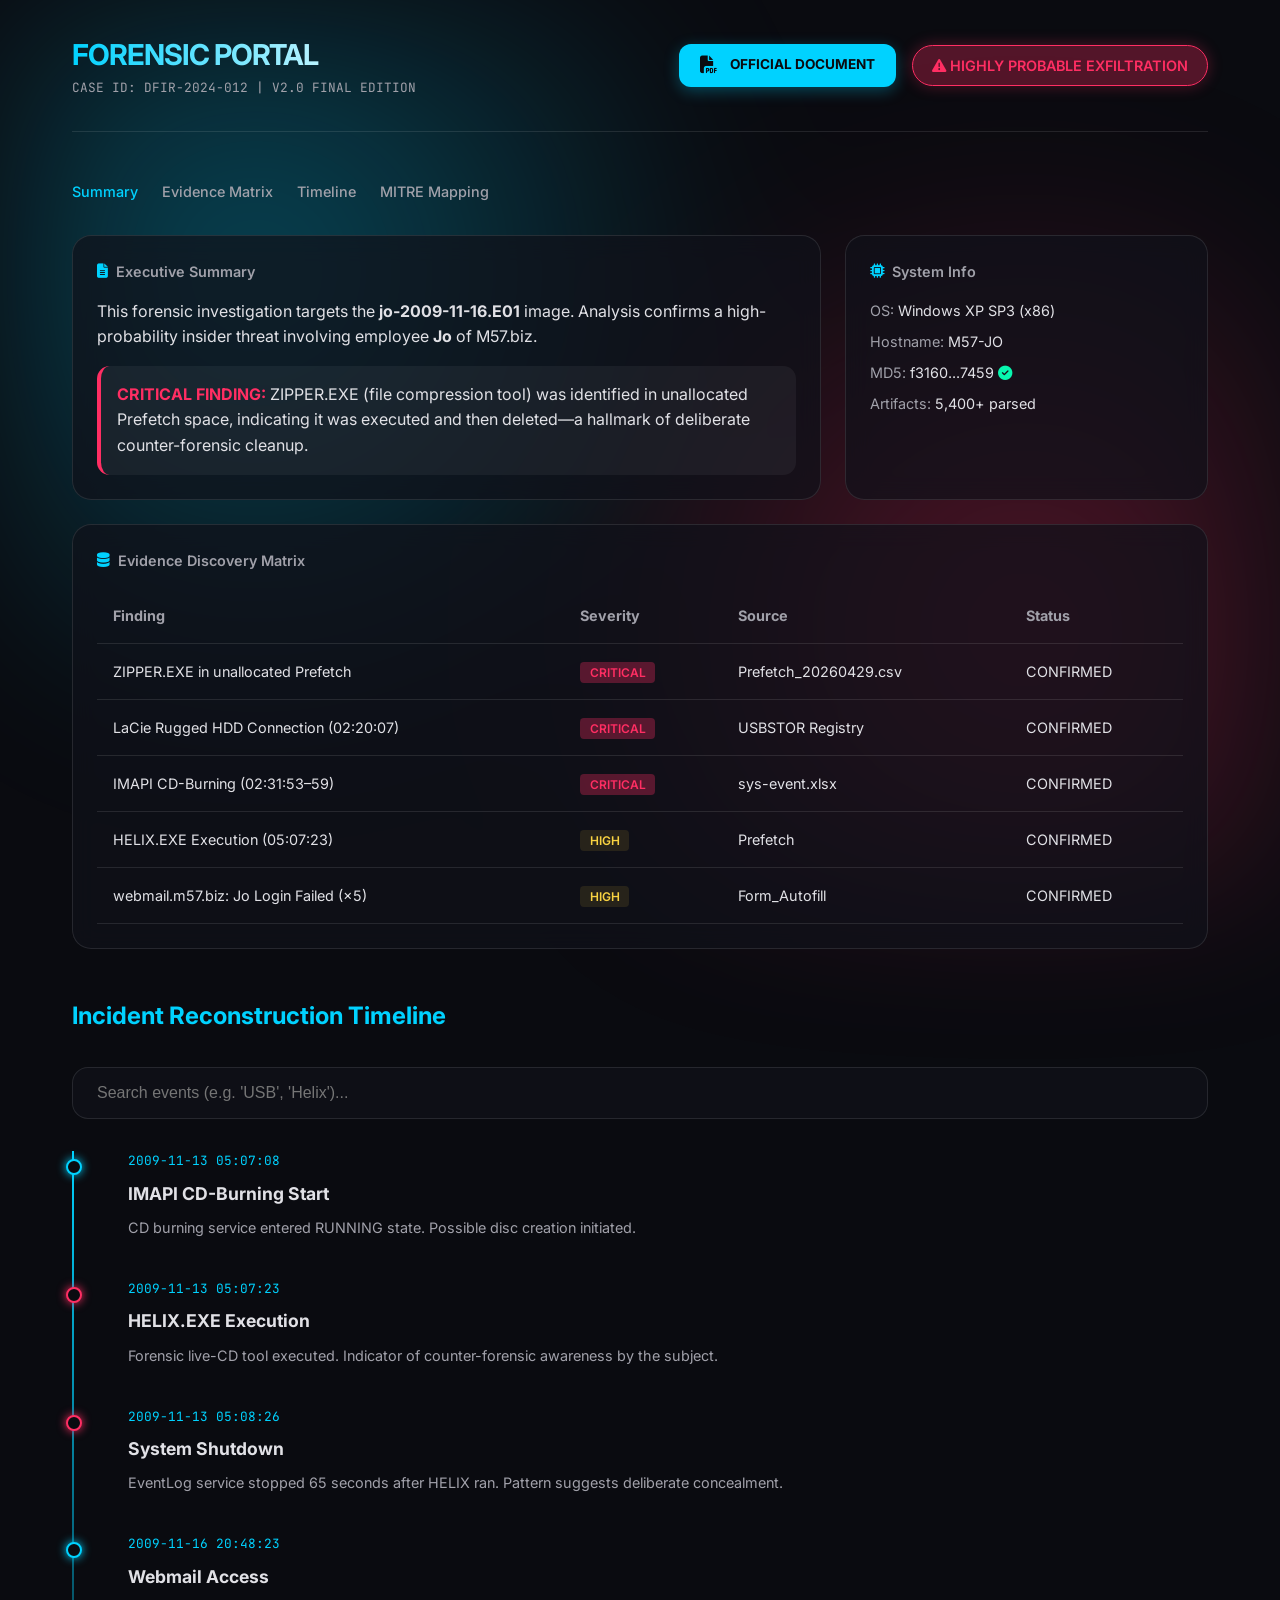
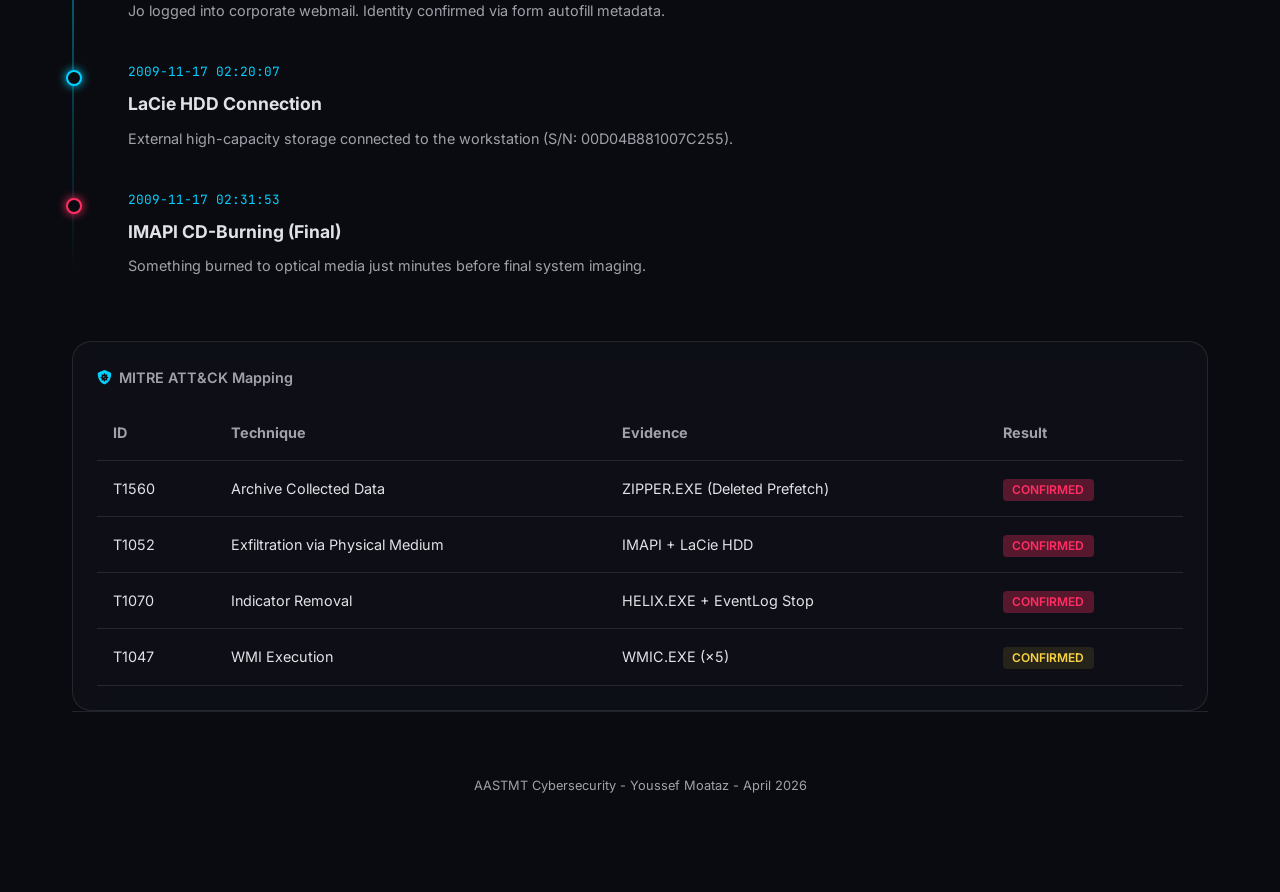
<file: portal/index.html>
<!DOCTYPE html>
<html lang="en">
<head>
    <meta charset="UTF-8">
    <meta name="viewport" content="width=device-width, initial-scale=1.0">
    <title>DFIR-2024-012 | Forensic Investigation Portal</title>
    <link rel="stylesheet" href="styles.css?v=1.1">
    <link rel="stylesheet" href="https://cdnjs.cloudflare.com/ajax/libs/font-awesome/6.4.0/css/all.min.css">
</head>
<body>
    <div class="glow-bg"></div>
    
    <div class="container">
        <header>
            <div class="logo-area">
                <h1>FORENSIC PORTAL</h1>
                <span>Case ID: DFIR-2024-012 | v2.0 Final Edition</span>
            </div>
            <div style="display: flex; gap: 1rem; align-items: center;">
                <a href="../DFIR_FINAL_v2.pdf" target="_blank" class="btn-primary">
                    <i class="fas fa-file-pdf"></i> OFFICIAL DOCUMENT
                </a>
                <div class="verdict-badge">
                    <i class="fas fa-exclamation-triangle"></i> HIGHLY PROBABLE EXFILTRATION
                </div>
            </div>
        </header>

        <nav>
            <a href="#summary" class="nav-link active">Summary</a>
            <a href="#matrix" class="nav-link">Evidence Matrix</a>
            <a href="#timeline" class="nav-link">Timeline</a>
            <a href="#mitre" class="nav-link">MITRE Mapping</a>
        </nav>

        <section id="summary">
            <div class="dashboard-grid">
                <div class="card card-large">
                    <div class="card-title"><i class="fas fa-file-alt"></i> Executive Summary</div>
                    <p style="margin-bottom: 1rem;">This forensic investigation targets the <strong>jo-2009-11-16.E01</strong> image. Analysis confirms a high-probability insider threat involving employee <strong>Jo</strong> of M57.biz.</p>
                    <div style="background: rgba(255,255,255,0.05); padding: 1rem; border-radius: 0.8rem; border-left: 4px solid var(--danger);">
                        <strong style="color: var(--danger);">CRITICAL FINDING:</strong> ZIPPER.EXE (file compression tool) was identified in unallocated Prefetch space, indicating it was executed and then deleted—a hallmark of deliberate counter-forensic cleanup.
                    </div>
                </div>

                <div class="card card-small">
                    <div class="card-title"><i class="fas fa-microchip"></i> System Info</div>
                    <ul style="list-style: none; font-size: 0.9rem;">
                        <li style="margin-bottom: 0.5rem;"><span style="color: var(--text-dim);">OS:</span> Windows XP SP3 (x86)</li>
                        <li style="margin-bottom: 0.5rem;"><span style="color: var(--text-dim);">Hostname:</span> M57-JO</li>
                        <li style="margin-bottom: 0.5rem;"><span style="color: var(--text-dim);">MD5:</span> f3160...7459 <i class="fas fa-check-circle" style="color: var(--success);"></i></li>
                        <li style="margin-bottom: 0.5rem;"><span style="color: var(--text-dim);">Artifacts:</span> 5,400+ parsed</li>
                    </ul>
                </div>

                <div class="card card-full" id="matrix">
                    <div class="card-title"><i class="fas fa-database"></i> Evidence Discovery Matrix</div>
                    <table class="data-table">
                        <thead>
                            <tr>
                                <th>Finding</th>
                                <th>Severity</th>
                                <th>Source</th>
                                <th>Status</th>
                            </tr>
                        </thead>
                        <tbody>
                            <tr>
                                <td>ZIPPER.EXE in unallocated Prefetch</td>
                                <td><span class="status status-high">CRITICAL</span></td>
                                <td>Prefetch_20260429.csv</td>
                                <td>CONFIRMED</td>
                            </tr>
                            <tr>
                                <td>LaCie Rugged HDD Connection (02:20:07)</td>
                                <td><span class="status status-high">CRITICAL</span></td>
                                <td>USBSTOR Registry</td>
                                <td>CONFIRMED</td>
                            </tr>
                            <tr>
                                <td>IMAPI CD-Burning (02:31:53–59)</td>
                                <td><span class="status status-high">CRITICAL</span></td>
                                <td>sys-event.xlsx</td>
                                <td>CONFIRMED</td>
                            </tr>
                            <tr>
                                <td>HELIX.EXE Execution (05:07:23)</td>
                                <td><span class="status status-medium">HIGH</span></td>
                                <td>Prefetch</td>
                                <td>CONFIRMED</td>
                            </tr>
                            <tr>
                                <td>webmail.m57.biz: Jo Login Failed (×5)</td>
                                <td><span class="status status-medium">HIGH</span></td>
                                <td>Form_Autofill</td>
                                <td>CONFIRMED</td>
                            </tr>
                        </tbody>
                    </table>
                </div>
            </div>
        </section>

        <section id="timeline">
            <h2 style="margin-bottom: 2rem; font-size: 1.5rem; color: var(--primary);">Incident Reconstruction Timeline</h2>
            <div class="search-container">
                <input type="text" class="search-input" placeholder="Search events (e.g. 'USB', 'Helix')...">
            </div>
            
            <div class="timeline-container" id="timelineList">
                <div class="timeline-item">
                    <div class="timeline-time">2009-11-13 05:07:08</div>
                    <div class="timeline-content">
                        <h4>IMAPI CD-Burning Start</h4>
                        <p>CD burning service entered RUNNING state. Possible disc creation initiated.</p>
                    </div>
                </div>
                <div class="timeline-item critical">
                    <div class="timeline-time">2009-11-13 05:07:23</div>
                    <div class="timeline-content">
                        <h4>HELIX.EXE Execution</h4>
                        <p>Forensic live-CD tool executed. Indicator of counter-forensic awareness by the subject.</p>
                    </div>
                </div>
                <div class="timeline-item critical">
                    <div class="timeline-time">2009-11-13 05:08:26</div>
                    <div class="timeline-content">
                        <h4>System Shutdown</h4>
                        <p>EventLog service stopped 65 seconds after HELIX ran. Pattern suggests deliberate concealment.</p>
                    </div>
                </div>
                <div class="timeline-item">
                    <div class="timeline-time">2009-11-16 20:48:23</div>
                    <div class="timeline-content">
                        <h4>Webmail Access</h4>
                        <p>Jo logged into corporate webmail. Identity confirmed via form autofill metadata.</p>
                    </div>
                </div>
                <div class="timeline-item">
                    <div class="timeline-time">2009-11-17 02:20:07</div>
                    <div class="timeline-content">
                        <h4>LaCie HDD Connection</h4>
                        <p>External high-capacity storage connected to the workstation (S/N: 00D04B881007C255).</p>
                    </div>
                </div>
                <div class="timeline-item critical">
                    <div class="timeline-time">2009-11-17 02:31:53</div>
                    <div class="timeline-content">
                        <h4>IMAPI CD-Burning (Final)</h4>
                        <p>Something burned to optical media just minutes before final system imaging.</p>
                    </div>
                </div>
            </div>
        </section>

        <section id="mitre" style="margin-top: 4rem;">
            <div class="card card-full">
                <div class="card-title"><i class="fas fa-shield-virus"></i> MITRE ATT&CK Mapping</div>
                <table class="data-table">
                    <thead>
                        <tr>
                            <th>ID</th>
                            <th>Technique</th>
                            <th>Evidence</th>
                            <th>Result</th>
                        </tr>
                    </thead>
                    <tbody>
                        <tr>
                            <td>T1560</td>
                            <td>Archive Collected Data</td>
                            <td>ZIPPER.EXE (Deleted Prefetch)</td>
                            <td><span class="status status-high">CONFIRMED</span></td>
                        </tr>
                        <tr>
                            <td>T1052</td>
                            <td>Exfiltration via Physical Medium</td>
                            <td>IMAPI + LaCie HDD</td>
                            <td><span class="status status-high">CONFIRMED</span></td>
                        </tr>
                        <tr>
                            <td>T1070</td>
                            <td>Indicator Removal</td>
                            <td>HELIX.EXE + EventLog Stop</td>
                            <td><span class="status status-high">CONFIRMED</span></td>
                        </tr>
                        <tr>
                            <td>T1047</td>
                            <td>WMI Execution</td>
                            <td>WMIC.EXE (×5)</td>
                            <td><span class="status status-medium">CONFIRMED</span></td>
                        </tr>
                    </tbody>
                </table>
            </div>
        </section>

        <footer>
            <p>AASTMT Cybersecurity - Youssef Moataz - April 2026</p>
        </footer>
    </div>

    <script src="app.js"></script>
</body>
</html>
</file>
<file: portal/styles.css>
@import url('https://fonts.googleapis.com/css2?family=Inter:wght@300;400;600;700&family=JetBrains+Mono:wght@400;500&display=swap');

:root {
    --bg-dark: #0A0B10;
    --bg-card: rgba(16, 18, 27, 0.7);
    --primary: #00D2FF;
    --primary-glow: rgba(0, 210, 255, 0.3);
    --danger: #FF2E63;
    --danger-glow: rgba(255, 46, 99, 0.3);
    --success: #08F7AF;
    --success-glow: rgba(8, 247, 175, 0.3);
    --warning: #F9D342;
    --text-main: #E1E1E6;
    --text-dim: #A1A1AA;
    --border: rgba(255, 255, 255, 0.1);
    --glass: rgba(255, 255, 255, 0.03);
}

* {
    margin: 0;
    padding: 0;
    box-sizing: border-box;
}

body {
    background-color: var(--bg-dark);
    color: var(--text-main);
    font-family: 'Inter', sans-serif;
    line-height: 1.6;
    overflow-x: hidden;
}

.glow-bg {
    position: fixed;
    top: 0;
    left: 0;
    width: 100%;
    height: 100%;
    z-index: -1;
    background: 
        radial-gradient(circle at 20% 30%, var(--primary-glow) 0%, transparent 40%),
        radial-gradient(circle at 80% 70%, var(--danger-glow) 0%, transparent 40%);
    filter: blur(80px);
}

.container {
    max-width: 1200px;
    margin: 0 auto;
    padding: 2rem;
}


header {
    display: flex;
    justify-content: space-between;
    align-items: center;
    padding-bottom: 2rem;
    border-bottom: 1px solid var(--border);
    margin-bottom: 3rem;
}

.logo-area {
    display: flex;
    flex-direction: column;
}

.logo-area h1 {
    font-size: 1.8rem;
    font-weight: 700;
    letter-spacing: -1px;
    background: linear-gradient(90deg, var(--primary), #fff);
    -webkit-background-clip: text;
    -webkit-text-fill-color: transparent;
}

.logo-area span {
    color: var(--text-dim);
    font-size: 0.8rem;
    font-family: 'JetBrains Mono', monospace;
    text-transform: uppercase;
}

.verdict-badge {
    padding: 0.5rem 1.2rem;
    border-radius: 100px;
    font-weight: 600;
    font-size: 0.9rem;
    background: var(--danger-glow);
    border: 1px solid var(--danger);
    color: var(--danger);
    box-shadow: 0 0 15px var(--danger-glow);
    animation: pulse 2s infinite;
}

@keyframes pulse {
    0% { opacity: 0.8; transform: scale(1); }
    50% { opacity: 1; transform: scale(1.05); }
    100% { opacity: 0.8; transform: scale(1); }
}

.btn-primary {
    display: inline-flex;
    align-items: center;
    gap: 0.8rem;
    background: var(--primary);
    color: var(--bg-dark);
    padding: 0.6rem 1.2rem;
    border-radius: 12px;
    font-weight: 700;
    font-size: 0.85rem;
    text-decoration: none;
    transition: all 0.3s cubic-bezier(0.4, 0, 0.2, 1);
    box-shadow: 0 4px 15px var(--primary-glow);
    border: 1px solid transparent;
}

.btn-primary:hover {
    transform: translateY(-2px);
    box-shadow: 0 8px 25px var(--primary-glow);
    filter: brightness(1.1);
}

.btn-primary i {
    font-size: 1.1rem;
}


.dashboard-grid {
    display: grid;
    grid-template-columns: repeat(12, 1fr);
    gap: 1.5rem;
    margin-bottom: 3rem;
}

.card {
    background: var(--bg-card);
    backdrop-filter: blur(12px);
    border: 1px solid var(--border);
    border-radius: 1.2rem;
    padding: 1.5rem;
    transition: transform 0.3s ease, border-color 0.3s ease;
}

.card:hover {
    border-color: var(--primary);
    transform: translateY(-5px);
}

.card-title {
    font-size: 0.9rem;
    font-weight: 600;
    color: var(--text-dim);
    margin-bottom: 1rem;
    display: flex;
    align-items: center;
    gap: 0.5rem;
}

.card-title i {
    color: var(--primary);
}


.card-large { grid-column: span 8; }
.card-small { grid-column: span 4; }
.card-full { grid-column: span 12; }


.data-table {
    width: 100%;
    border-collapse: collapse;
    font-size: 0.9rem;
}

.data-table th {
    text-align: left;
    padding: 1rem;
    color: var(--text-dim);
    border-bottom: 1px solid var(--border);
}

.data-table td {
    padding: 1rem;
    border-bottom: 1px solid var(--border);
}

.status {
    padding: 0.2rem 0.6rem;
    border-radius: 4px;
    font-size: 0.75rem;
    font-weight: 600;
}

.status-high { background: var(--danger-glow); color: var(--danger); }
.status-medium { background: rgba(249, 211, 66, 0.1); color: var(--warning); }
.status-low { background: var(--success-glow); color: var(--success); }


.timeline-container {
    position: relative;
    padding-left: 2rem;
}

.timeline-container::before {
    content: '';
    position: absolute;
    left: 0;
    top: 0;
    width: 2px;
    height: 100%;
    background: linear-gradient(to bottom, var(--primary), transparent);
}

.timeline-item {
    position: relative;
    margin-bottom: 2.5rem;
    padding-left: 1.5rem;
}

.timeline-item::before {
    content: '';
    position: absolute;
    left: -2.4rem;
    top: 0.5rem;
    width: 12px;
    height: 12px;
    border-radius: 50%;
    background: var(--bg-dark);
    border: 2px solid var(--primary);
    box-shadow: 0 0 10px var(--primary);
}

.timeline-item.critical::before {
    border-color: var(--danger);
    box-shadow: 0 0 10px var(--danger);
}

.timeline-time {
    font-family: 'JetBrains Mono', monospace;
    font-size: 0.8rem;
    color: var(--primary);
    margin-bottom: 0.5rem;
}

.timeline-content h4 {
    margin-bottom: 0.5rem;
    font-size: 1.1rem;
}

.timeline-content p {
    font-size: 0.9rem;
    color: var(--text-dim);
}


nav {
    display: flex;
    gap: 1.5rem;
    margin-bottom: 2rem;
}

.nav-link {
    color: var(--text-dim);
    text-decoration: none;
    font-size: 0.9rem;
    font-weight: 500;
    transition: color 0.3s ease;
}

.nav-link:hover, .nav-link.active {
    color: var(--primary);
}


.search-container {
    margin-bottom: 2rem;
    position: relative;
}

.search-input {
    width: 100%;
    background: var(--bg-card);
    border: 1px solid var(--border);
    padding: 1rem 1.5rem;
    border-radius: 1rem;
    color: #fff;
    font-size: 1rem;
    outline: none;
    transition: border-color 0.3s ease;
}

.search-input:focus {
    border-color: var(--primary);
}


footer {
    text-align: center;
    padding: 4rem 0;
    color: var(--text-dim);
    font-size: 0.8rem;
    border-top: 1px solid var(--border);
}

@media (max-width: 768px) {
    .card-large, .card-small { grid-column: span 12; }
    header { flex-direction: column; gap: 1rem; text-align: center; }
}
</file>
